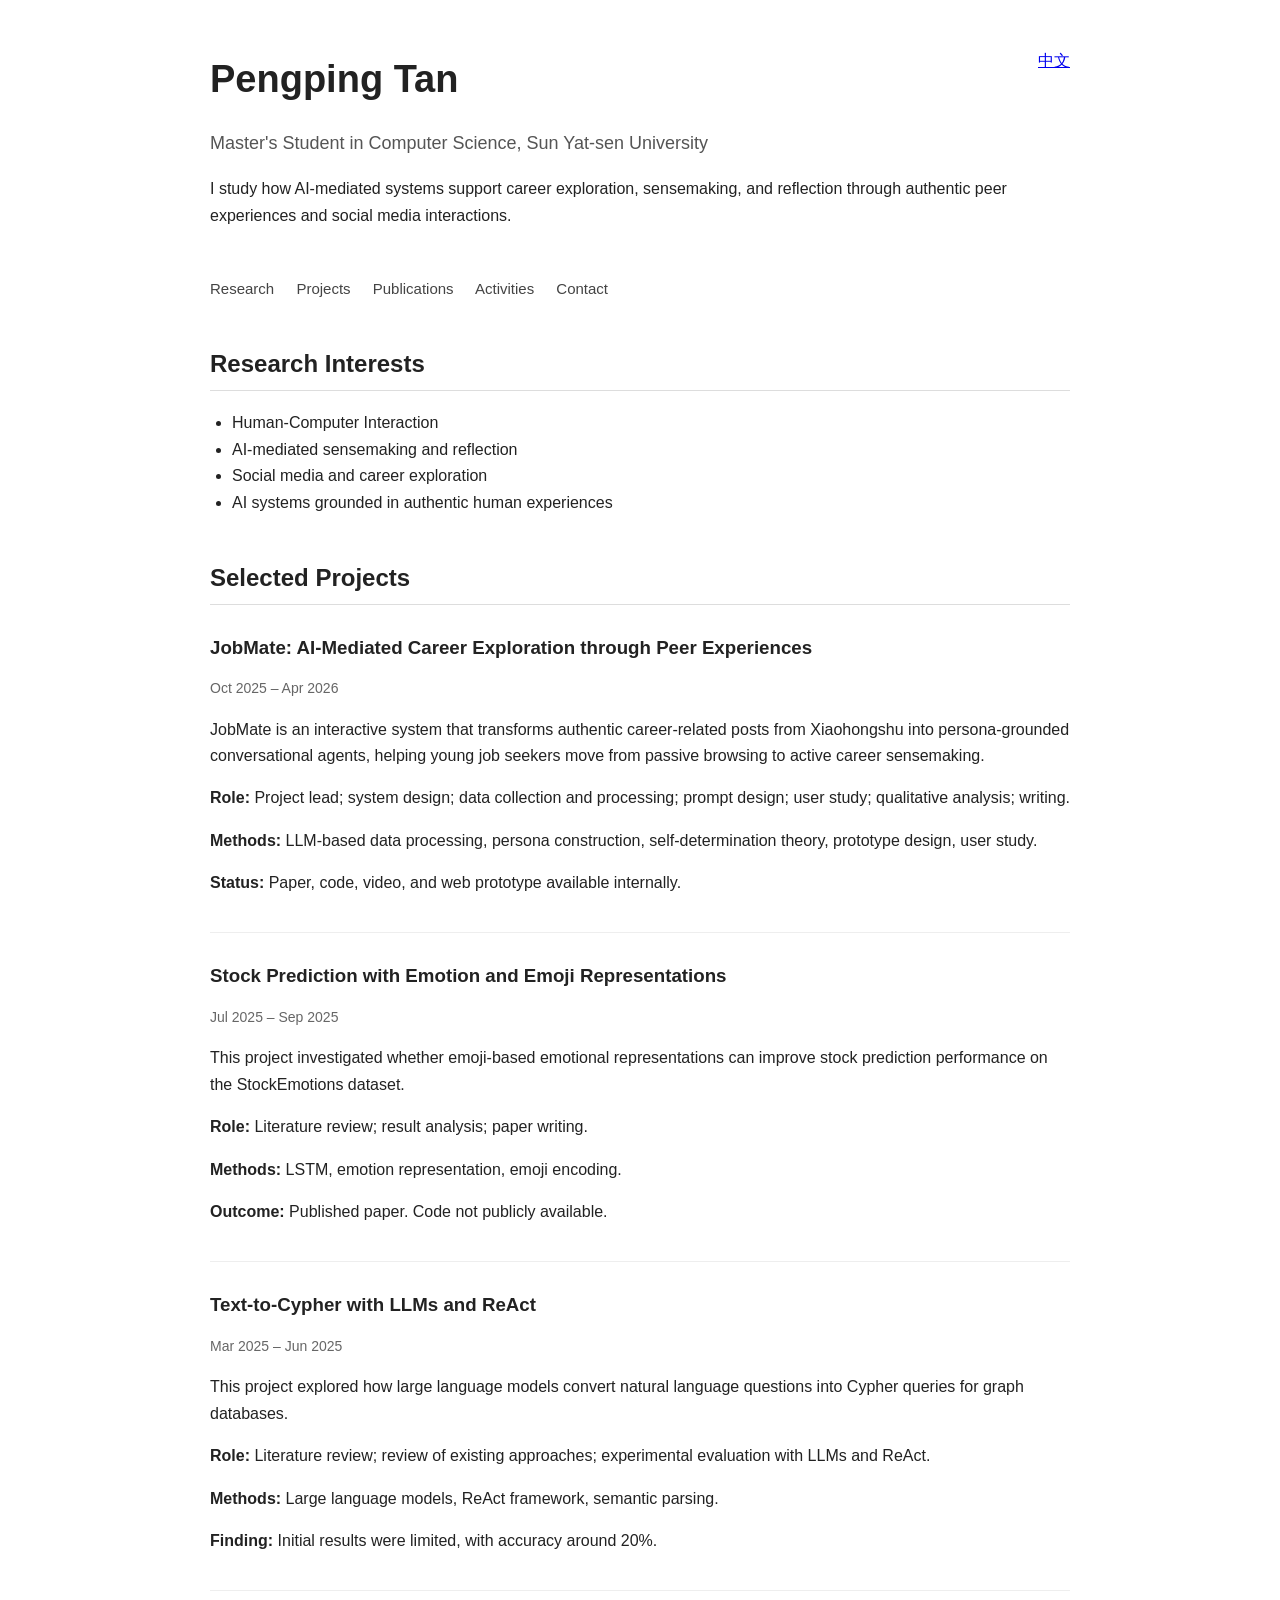
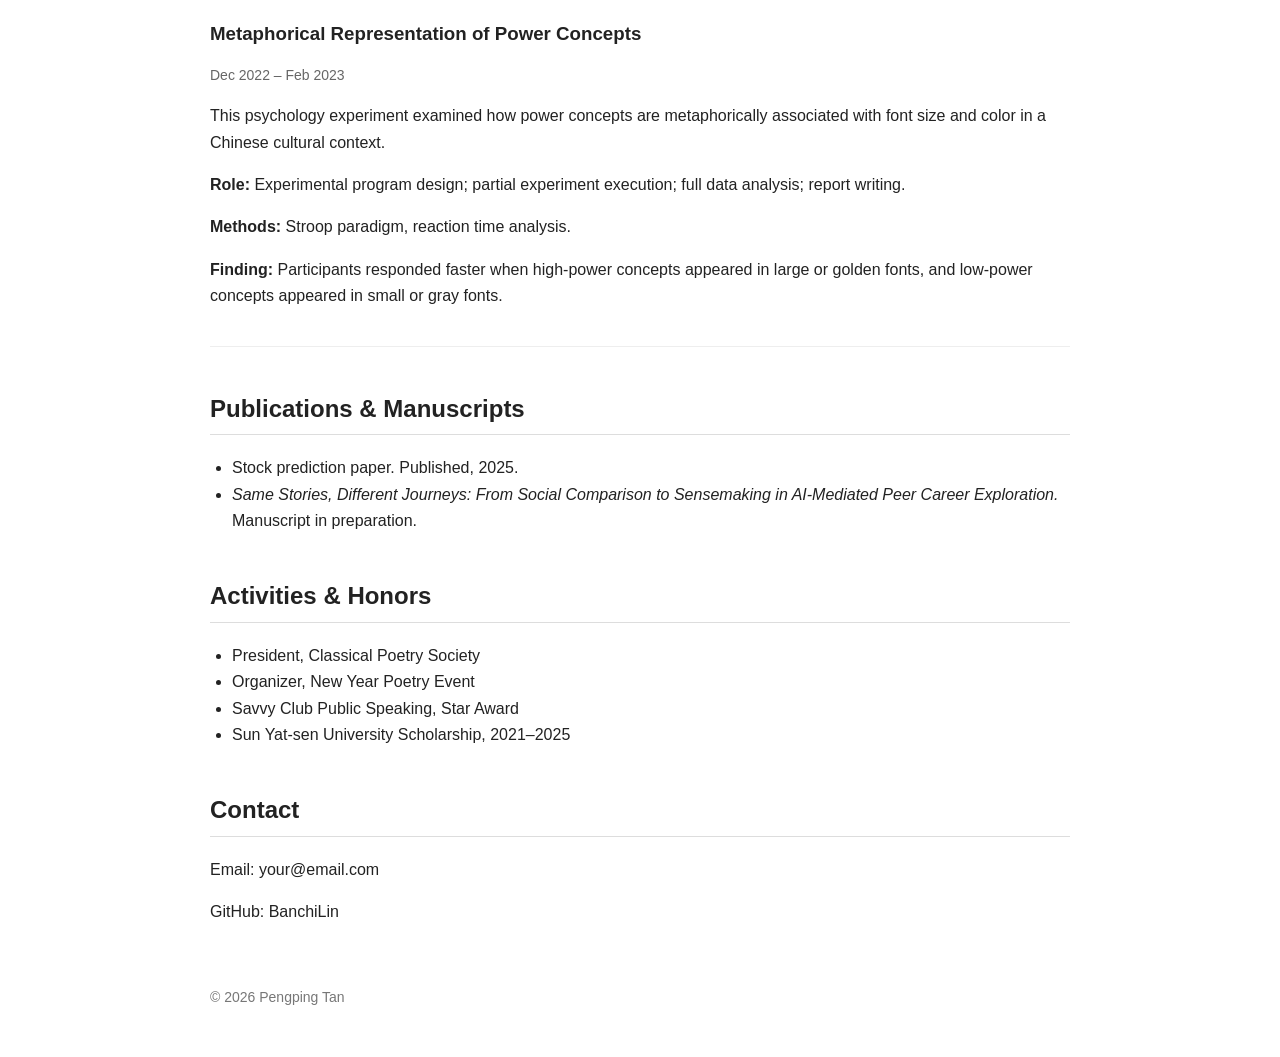
<file: index.html>
<!DOCTYPE html>
<html lang="en">
<head>
    <meta charset="UTF-8">
    <title>Pengping Tan</title>
    <link rel="stylesheet" href="style.css">
</head>

<body>

<div class="lang-switch">
    <a href="zh.html">中文</a>
</div>

<header>
    <h1>Pengping Tan</h1>
    <p class="subtitle">
        Master's Student in Computer Science, Sun Yat-sen University
    </p>
    <p>
        I study how AI-mediated systems support career exploration, sensemaking,
        and reflection through authentic peer experiences and social media interactions.
    </p>
</header>

<nav>
    <a href="#research">Research</a>
    <a href="#projects">Projects</a>
    <a href="#publications">Publications</a>
    <a href="#activities">Activities</a>
    <a href="#contact">Contact</a>
</nav>

<section id="research">
    <h2>Research Interests</h2>
    <ul>
        <li>Human-Computer Interaction</li>
        <li>AI-mediated sensemaking and reflection</li>
        <li>Social media and career exploration</li>
        <li>AI systems grounded in authentic human experiences</li>
    </ul>
</section>

<section id="projects">
    <h2>Selected Projects</h2>

    <div class="project">
        <h3>JobMate: AI-Mediated Career Exploration through Peer Experiences</h3>
        <p class="meta">Oct 2025 – Apr 2026</p>
        <p>
            JobMate is an interactive system that transforms authentic career-related
            posts from Xiaohongshu into persona-grounded conversational agents,
            helping young job seekers move from passive browsing to active career sensemaking.
        </p>
        <p>
            <strong>Role:</strong> Project lead; system design; data collection and processing;
            prompt design; user study; qualitative analysis; writing.
        </p>
        <p>
            <strong>Methods:</strong> LLM-based data processing, persona construction,
            self-determination theory, prototype design, user study.
        </p>
        <p>
            <strong>Status:</strong> Paper, code, video, and web prototype available internally.
        </p>
    </div>

    <div class="project">
        <h3>Stock Prediction with Emotion and Emoji Representations</h3>
        <p class="meta">Jul 2025 – Sep 2025</p>
        <p>
            This project investigated whether emoji-based emotional representations
            can improve stock prediction performance on the StockEmotions dataset.
        </p>
        <p>
            <strong>Role:</strong> Literature review; result analysis; paper writing.
        </p>
        <p>
            <strong>Methods:</strong> LSTM, emotion representation, emoji encoding.
        </p>
        <p>
            <strong>Outcome:</strong> Published paper. Code not publicly available.
        </p>
    </div>

    <div class="project">
        <h3>Text-to-Cypher with LLMs and ReAct</h3>
        <p class="meta">Mar 2025 – Jun 2025</p>
        <p>
            This project explored how large language models convert natural language
            questions into Cypher queries for graph databases.
        </p>
        <p>
            <strong>Role:</strong> Literature review; review of existing approaches;
            experimental evaluation with LLMs and ReAct.
        </p>
        <p>
            <strong>Methods:</strong> Large language models, ReAct framework, semantic parsing.
        </p>
        <p>
            <strong>Finding:</strong> Initial results were limited, with accuracy around 20%.
        </p>
    </div>

    <div class="project">
        <h3>Metaphorical Representation of Power Concepts</h3>
        <p class="meta">Dec 2022 – Feb 2023</p>
        <p>
            This psychology experiment examined how power concepts are metaphorically
            associated with font size and color in a Chinese cultural context.
        </p>
        <p>
            <strong>Role:</strong> Experimental program design; partial experiment execution;
            full data analysis; report writing.
        </p>
        <p>
            <strong>Methods:</strong> Stroop paradigm, reaction time analysis.
        </p>
        <p>
            <strong>Finding:</strong> Participants responded faster when high-power concepts
            appeared in large or golden fonts, and low-power concepts appeared in small or gray fonts.
        </p>
    </div>
</section>

<section id="publications">
    <h2>Publications & Manuscripts</h2>
    <ul>
        <li>
            Stock prediction paper. Published, 2025.
        </li>
        <li>
            <em>Same Stories, Different Journeys: From Social Comparison to Sensemaking
            in AI-Mediated Peer Career Exploration.</em> Manuscript in preparation.
        </li>
    </ul>
</section>

<section id="activities">
    <h2>Activities & Honors</h2>
    <ul>
        <li>President, Classical Poetry Society</li>
        <li>Organizer, New Year Poetry Event</li>
        <li>Savvy Club Public Speaking, Star Award</li>
        <li>Sun Yat-sen University Scholarship, 2021–2025</li>
    </ul>
</section>

<section id="contact">
    <h2>Contact</h2>
    <p>Email: your@email.com</p>
    <p>GitHub: BanchiLin</p>
</section>

<footer>
    <p>© 2026 Pengping Tan</p>
</footer>

</body>
</html>
</file>
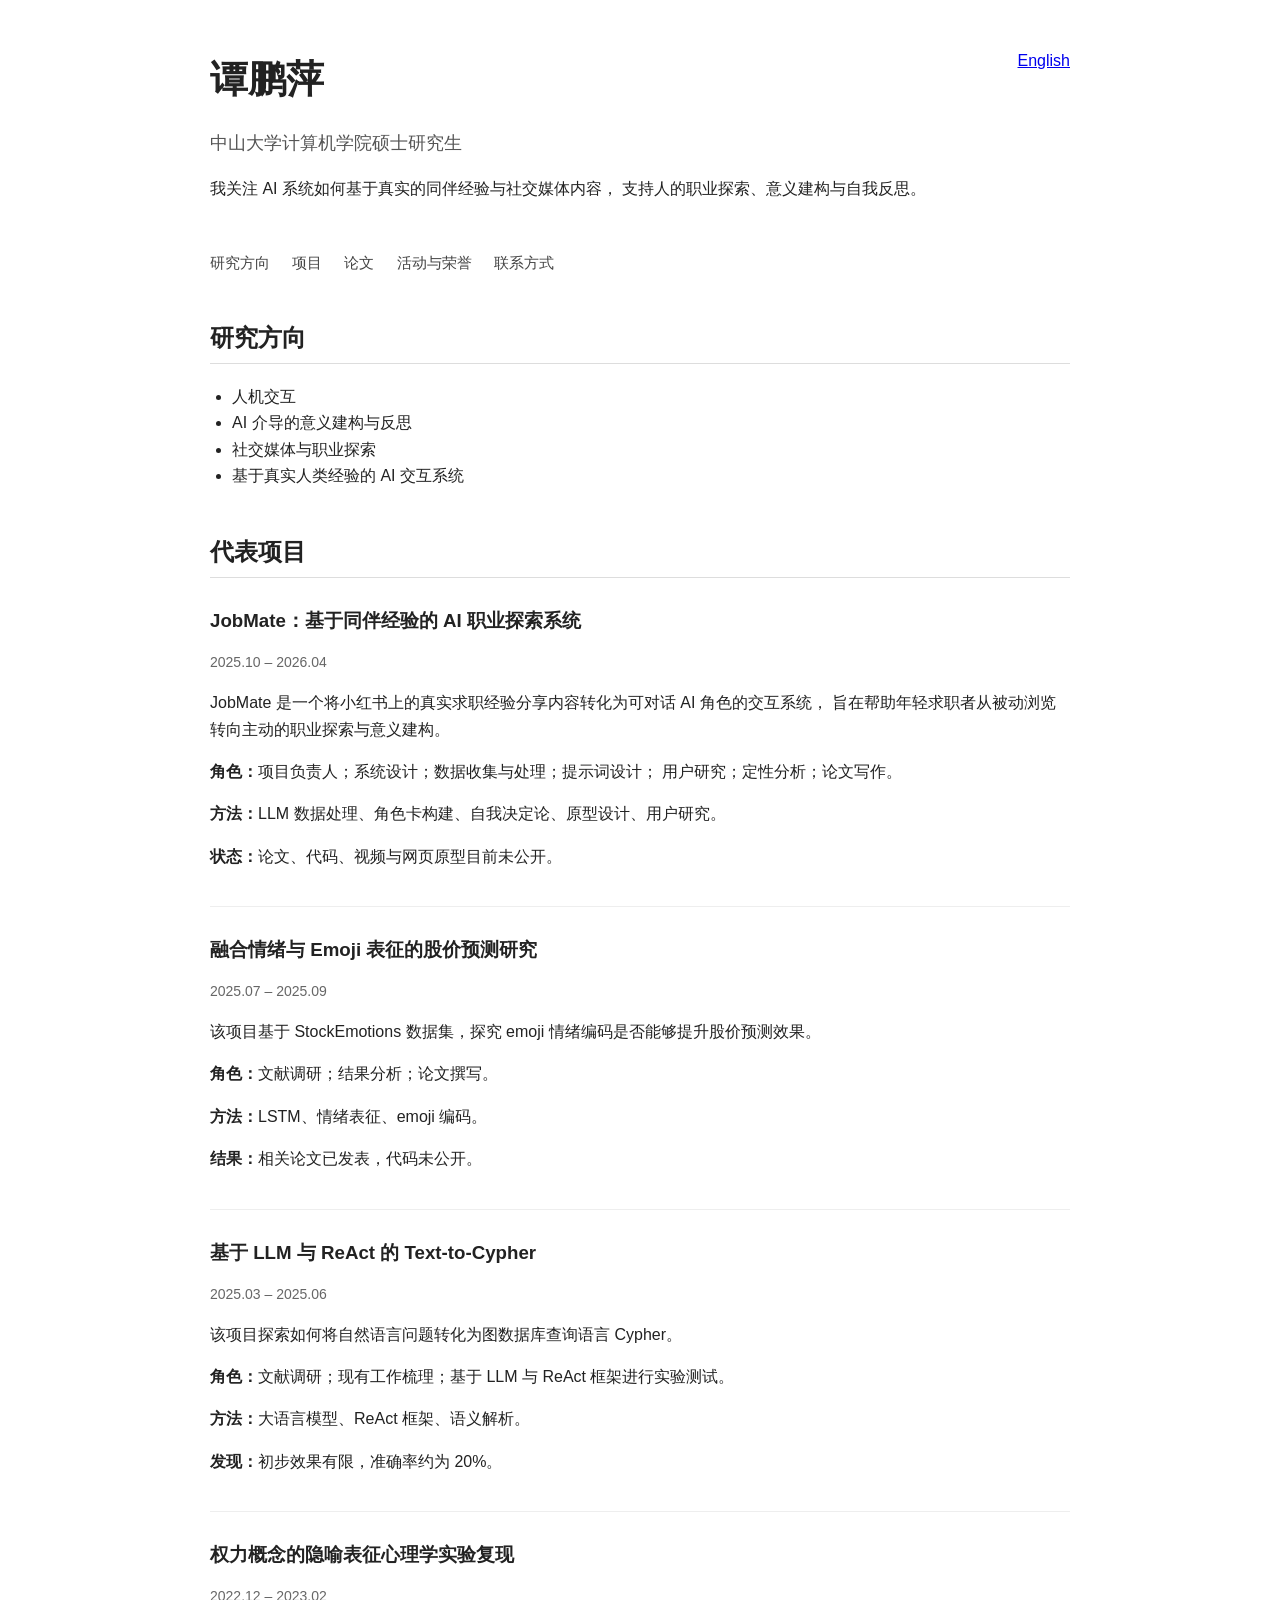
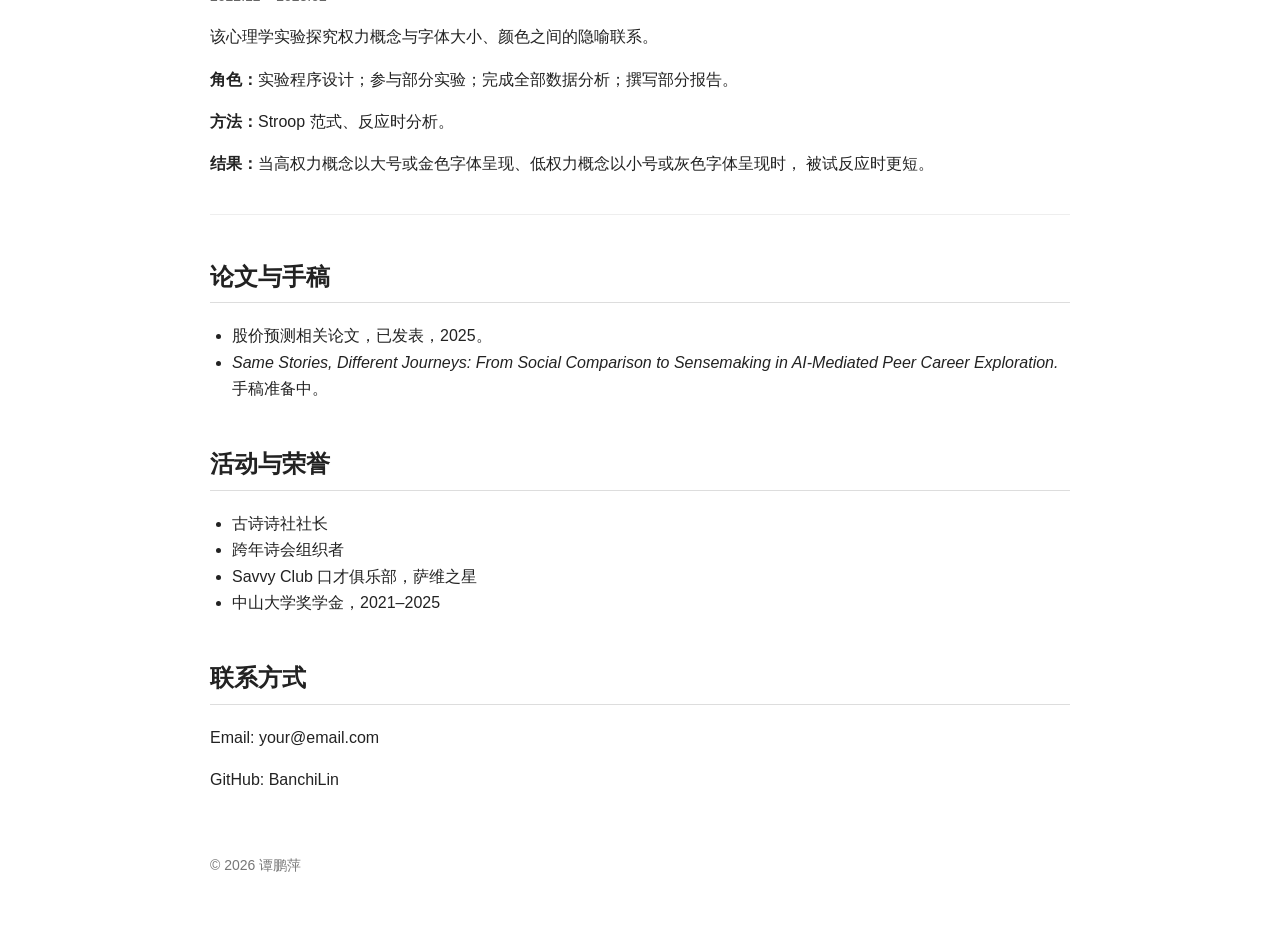
<file: zh.html>
<!DOCTYPE html>
<html lang="zh-CN">
<head>
    <meta charset="UTF-8">
    <title>谭鹏萍</title>
    <link rel="stylesheet" href="style.css">
</head>

<body>

<div class="lang-switch">
    <a href="index.html">English</a>
</div>

<header>
    <h1>谭鹏萍</h1>
    <p class="subtitle">
        中山大学计算机学院硕士研究生
    </p>
    <p>
        我关注 AI 系统如何基于真实的同伴经验与社交媒体内容，
        支持人的职业探索、意义建构与自我反思。
    </p>
</header>

<nav>
    <a href="#research">研究方向</a>
    <a href="#projects">项目</a>
    <a href="#publications">论文</a>
    <a href="#activities">活动与荣誉</a>
    <a href="#contact">联系方式</a>
</nav>

<section id="research">
    <h2>研究方向</h2>
    <ul>
        <li>人机交互</li>
        <li>AI 介导的意义建构与反思</li>
        <li>社交媒体与职业探索</li>
        <li>基于真实人类经验的 AI 交互系统</li>
    </ul>
</section>

<section id="projects">
    <h2>代表项目</h2>

    <div class="project">
        <h3>JobMate：基于同伴经验的 AI 职业探索系统</h3>
        <p class="meta">2025.10 – 2026.04</p>
        <p>
            JobMate 是一个将小红书上的真实求职经验分享内容转化为可对话 AI 角色的交互系统，
            旨在帮助年轻求职者从被动浏览转向主动的职业探索与意义建构。
        </p>
        <p>
            <strong>角色：</strong>项目负责人；系统设计；数据收集与处理；提示词设计；
            用户研究；定性分析；论文写作。
        </p>
        <p>
            <strong>方法：</strong>LLM 数据处理、角色卡构建、自我决定论、原型设计、用户研究。
        </p>
        <p>
            <strong>状态：</strong>论文、代码、视频与网页原型目前未公开。
        </p>
    </div>

    <div class="project">
        <h3>融合情绪与 Emoji 表征的股价预测研究</h3>
        <p class="meta">2025.07 – 2025.09</p>
        <p>
            该项目基于 StockEmotions 数据集，探究 emoji 情绪编码是否能够提升股价预测效果。
        </p>
        <p>
            <strong>角色：</strong>文献调研；结果分析；论文撰写。
        </p>
        <p>
            <strong>方法：</strong>LSTM、情绪表征、emoji 编码。
        </p>
        <p>
            <strong>结果：</strong>相关论文已发表，代码未公开。
        </p>
    </div>

    <div class="project">
        <h3>基于 LLM 与 ReAct 的 Text-to-Cypher</h3>
        <p class="meta">2025.03 – 2025.06</p>
        <p>
            该项目探索如何将自然语言问题转化为图数据库查询语言 Cypher。
        </p>
        <p>
            <strong>角色：</strong>文献调研；现有工作梳理；基于 LLM 与 ReAct 框架进行实验测试。
        </p>
        <p>
            <strong>方法：</strong>大语言模型、ReAct 框架、语义解析。
        </p>
        <p>
            <strong>发现：</strong>初步效果有限，准确率约为 20%。
        </p>
    </div>

    <div class="project">
        <h3>权力概念的隐喻表征心理学实验复现</h3>
        <p class="meta">2022.12 – 2023.02</p>
        <p>
            该心理学实验探究权力概念与字体大小、颜色之间的隐喻联系。
        </p>
        <p>
            <strong>角色：</strong>实验程序设计；参与部分实验；完成全部数据分析；撰写部分报告。
        </p>
        <p>
            <strong>方法：</strong>Stroop 范式、反应时分析。
        </p>
        <p>
            <strong>结果：</strong>当高权力概念以大号或金色字体呈现、低权力概念以小号或灰色字体呈现时，
            被试反应时更短。
        </p>
    </div>
</section>

<section id="publications">
    <h2>论文与手稿</h2>
    <ul>
        <li>股价预测相关论文，已发表，2025。</li>
        <li>
            <em>Same Stories, Different Journeys: From Social Comparison to Sensemaking
            in AI-Mediated Peer Career Exploration.</em> 手稿准备中。
        </li>
    </ul>
</section>

<section id="activities">
    <h2>活动与荣誉</h2>
    <ul>
        <li>古诗诗社社长</li>
        <li>跨年诗会组织者</li>
        <li>Savvy Club 口才俱乐部，萨维之星</li>
        <li>中山大学奖学金，2021–2025</li>
    </ul>
</section>

<section id="contact">
    <h2>联系方式</h2>
    <p>Email: your@email.com</p>
    <p>GitHub: BanchiLin</p>
</section>

<footer>
    <p>© 2026 谭鹏萍</p>
</footer>

</body>
</html>
</file>
<file: style.css>
body {
    font-family: -apple-system, BlinkMacSystemFont, "Segoe UI", Arial, sans-serif;
    max-width: 860px;
    margin: 48px auto;
    padding: 0 24px;
    line-height: 1.65;
    color: #222;
    background: #fff;
}

header {
    margin-bottom: 48px;
}

nav {
    margin-bottom: 40px;
    font-size: 15px;
}

nav a {
    margin-right: 18px;
    color: #444;
    text-decoration: none;
}

nav a:hover {
    text-decoration: underline;
}

.lang-switch {
    float: right;
}

h1 {
    font-size: 38px;
    margin-bottom: 8px;
}

h2 {
    margin-top: 42px;
    border-bottom: 1px solid #ddd;
    padding-bottom: 6px;
}

h3 {
    margin-bottom: 4px;
}

.subtitle {
    color: #555;
    font-size: 18px;
}

.project {
    margin-top: 28px;
    padding-bottom: 20px;
    border-bottom: 1px solid #eee;
}

.meta {
    color: #666;
    font-size: 14px;
}

ul {
    padding-left: 22px;
}

footer {
    margin-top: 60px;
    color: #777;
    font-size: 14px;
}
</file>
